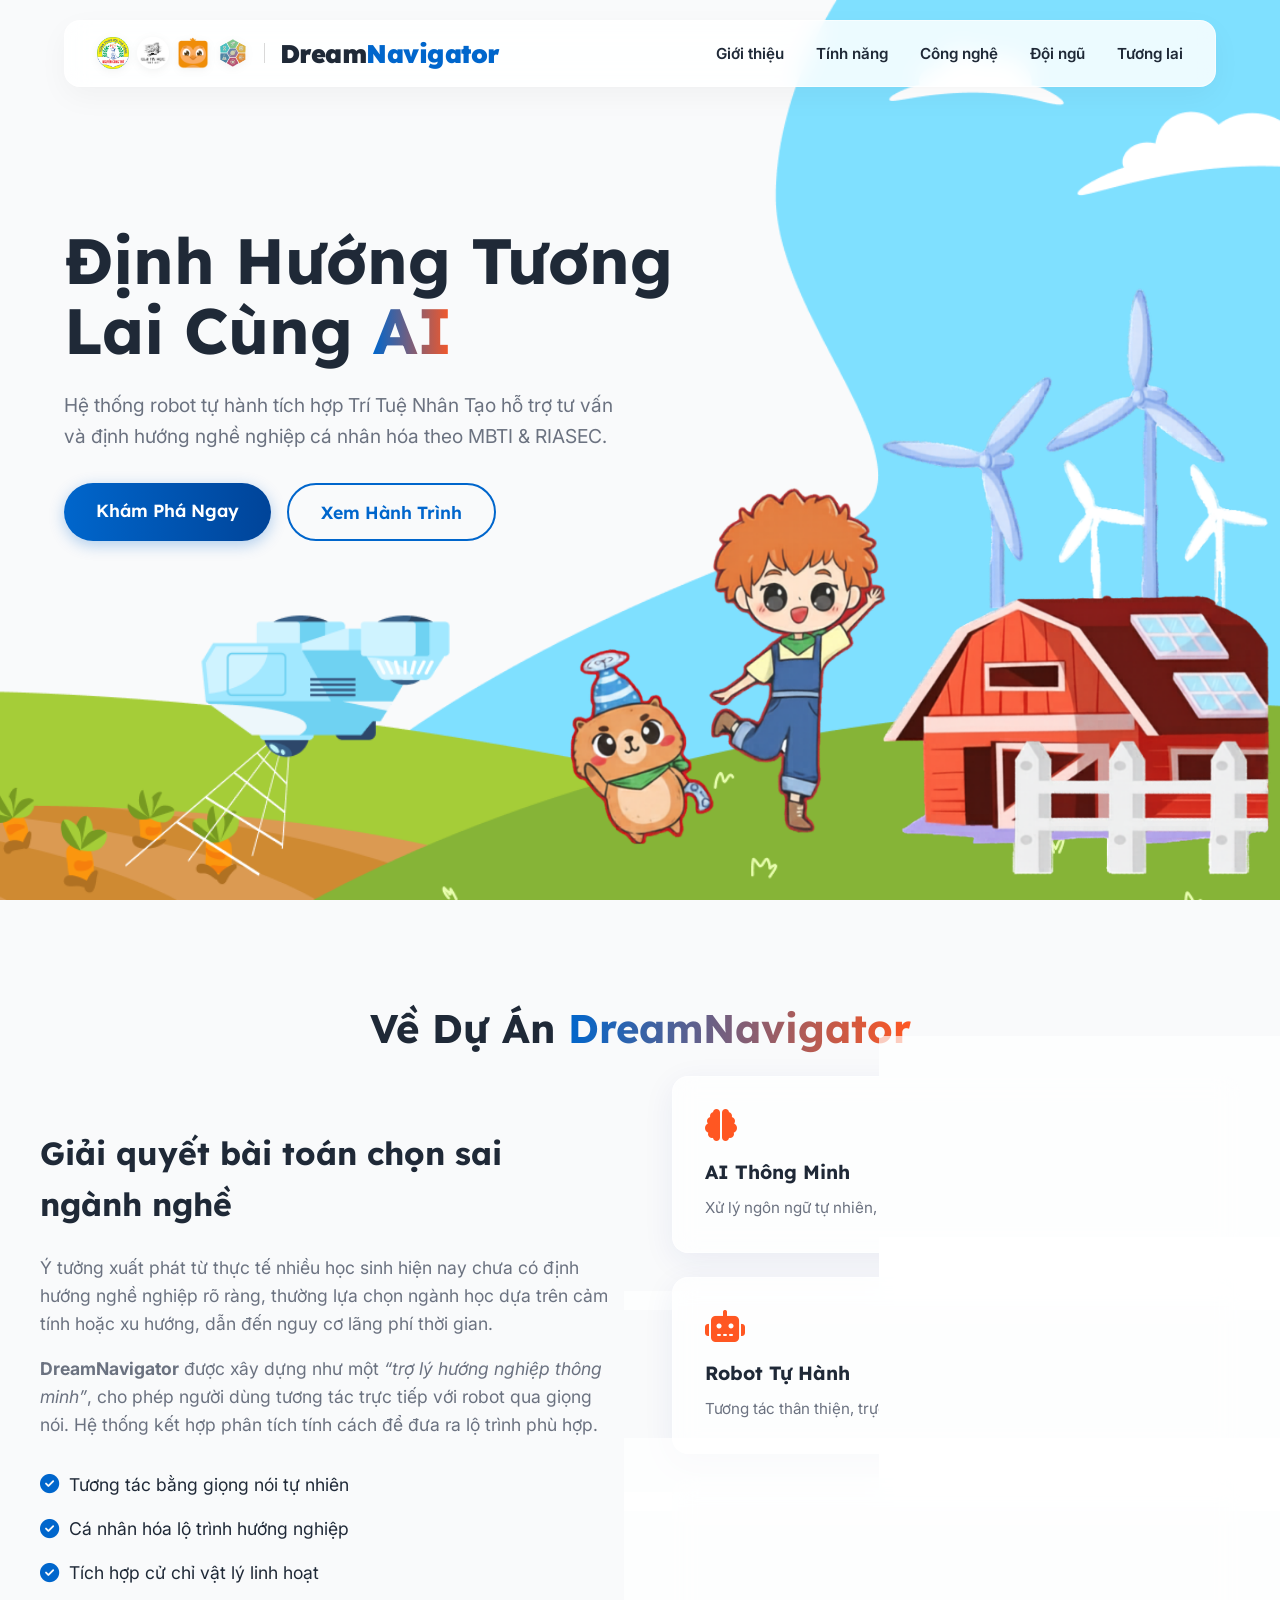
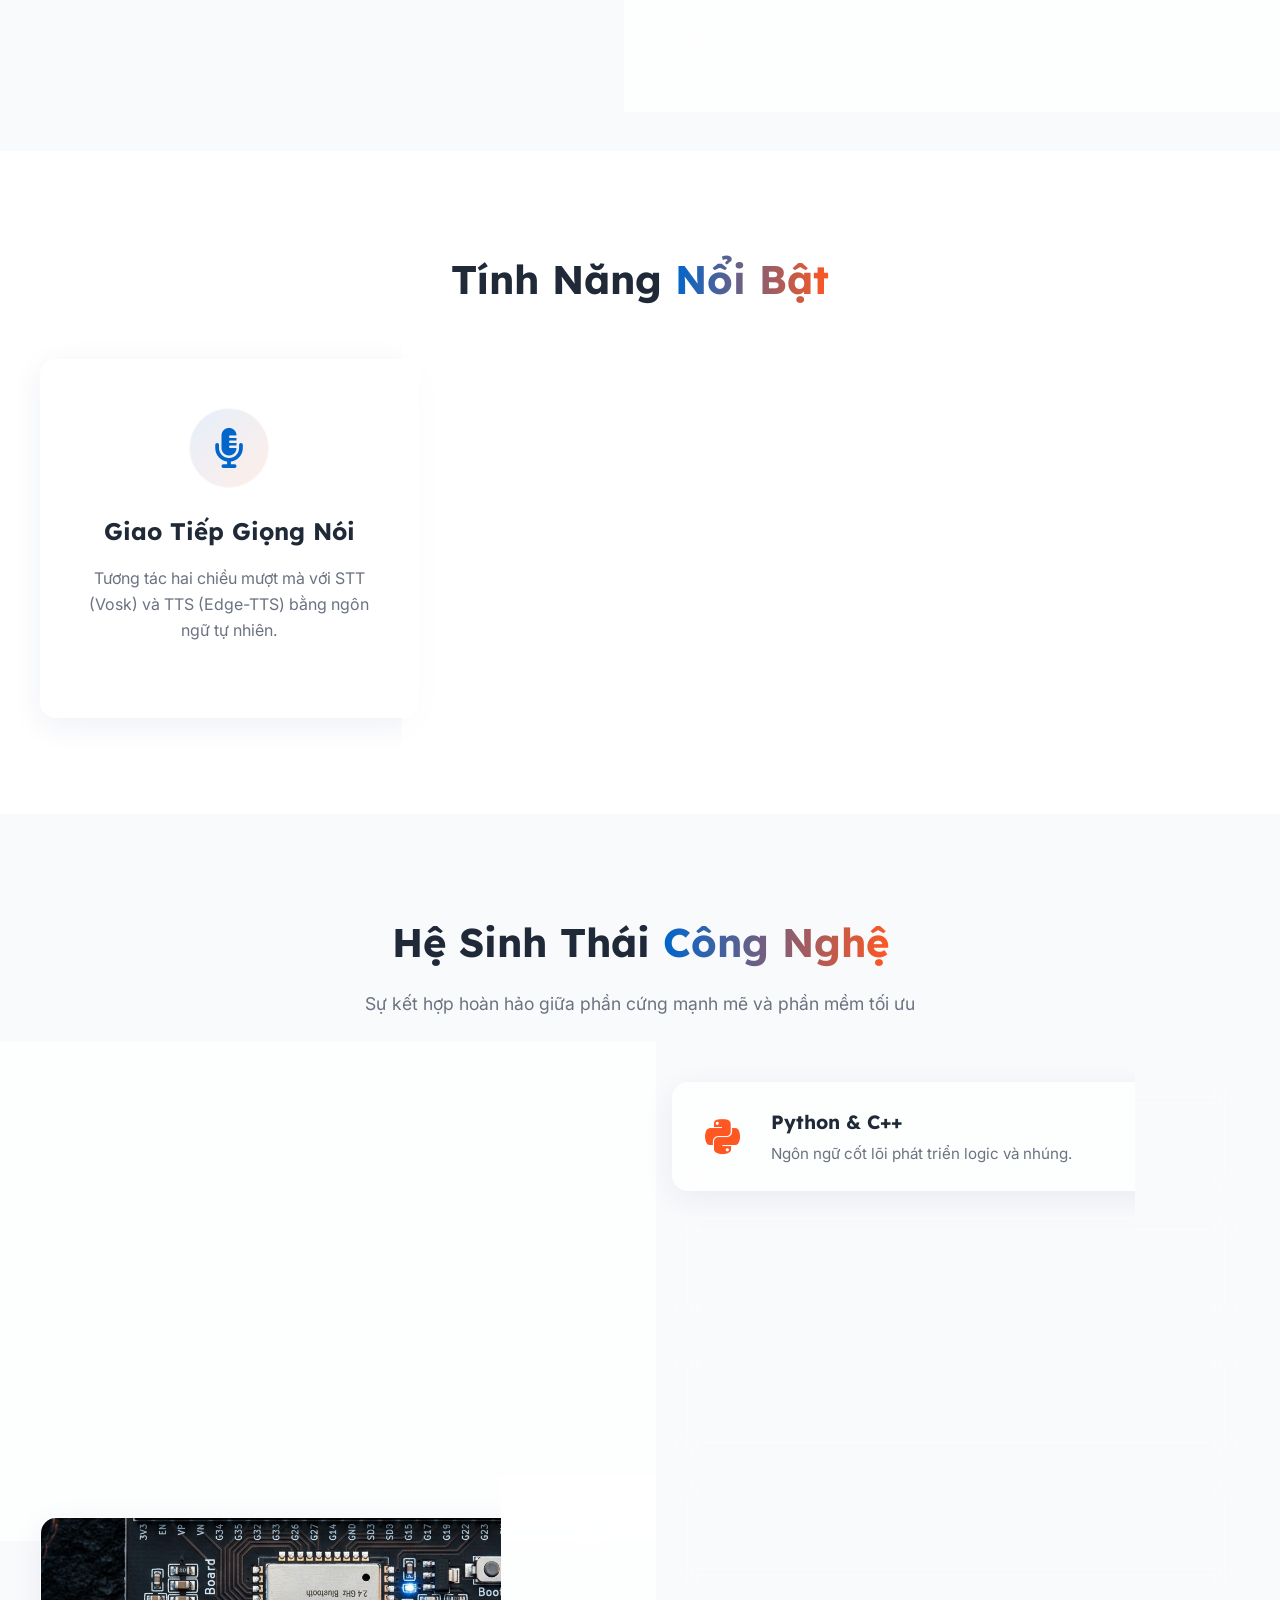
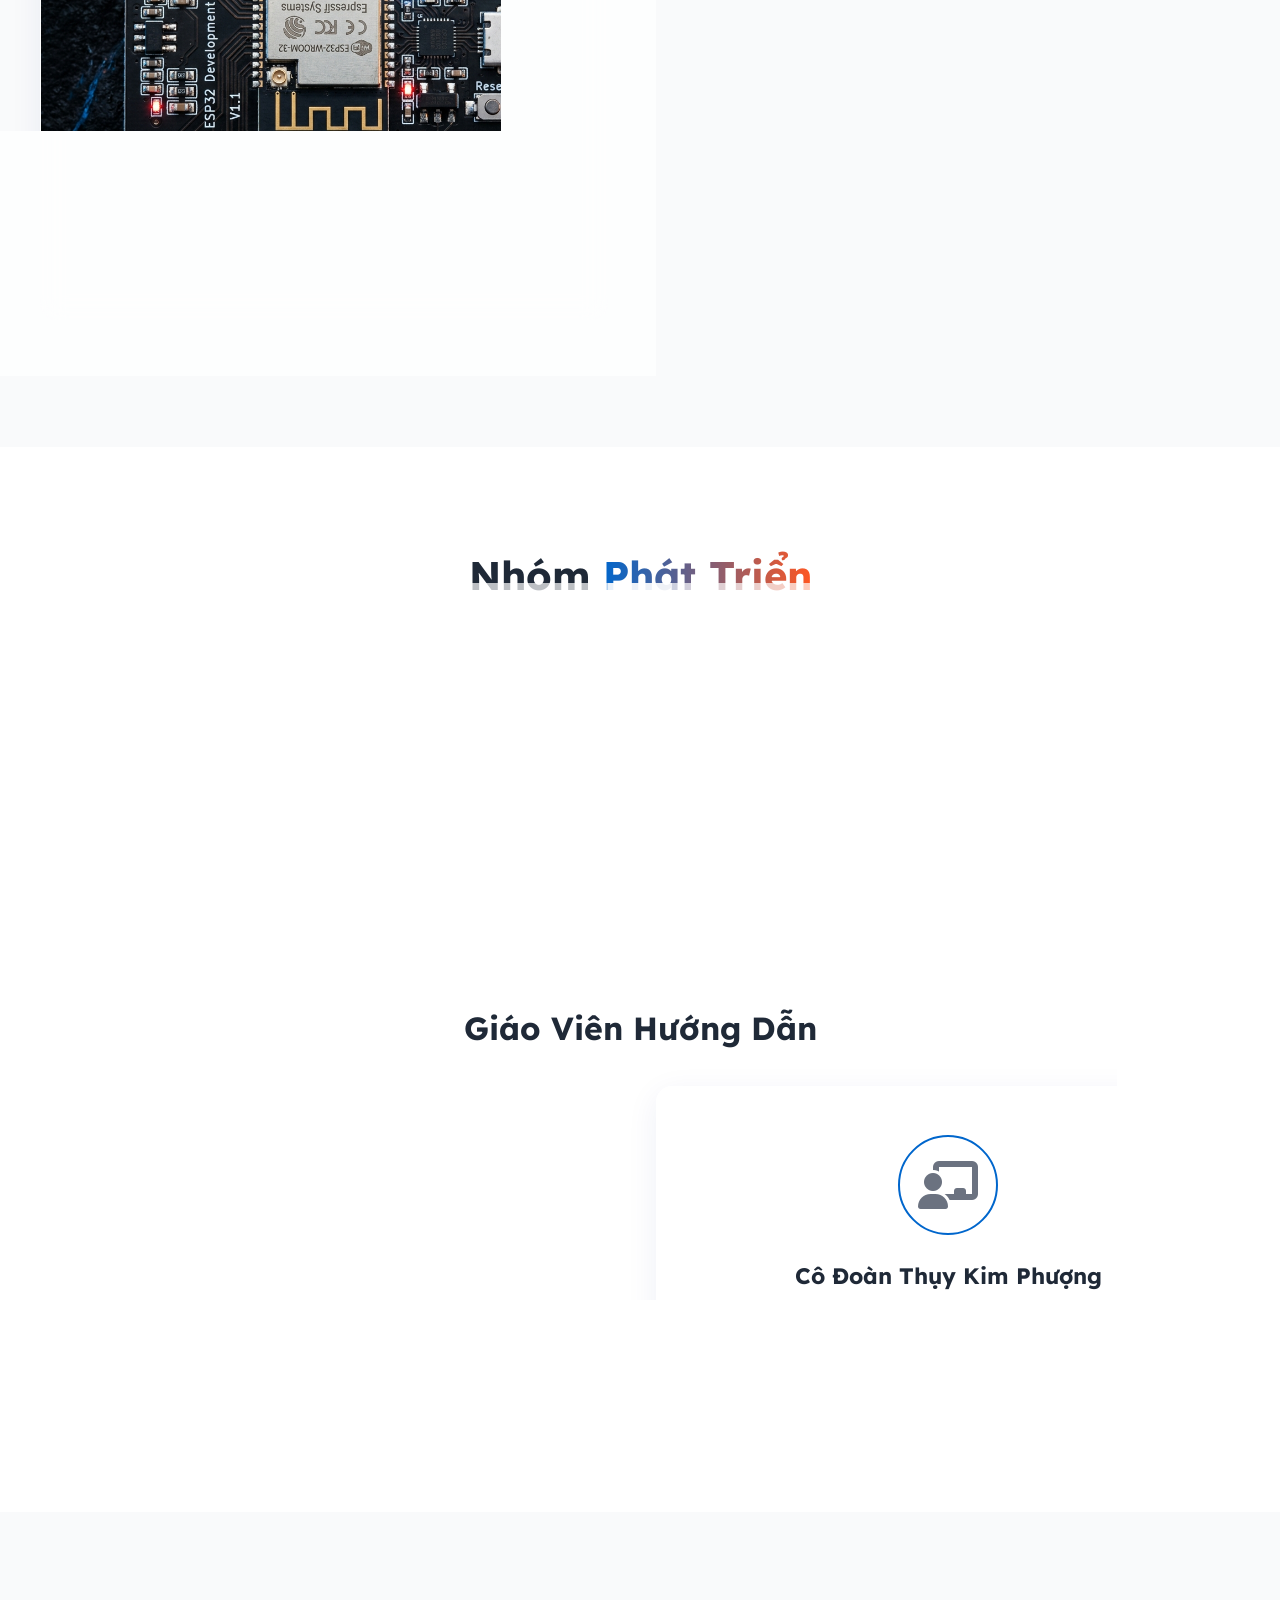
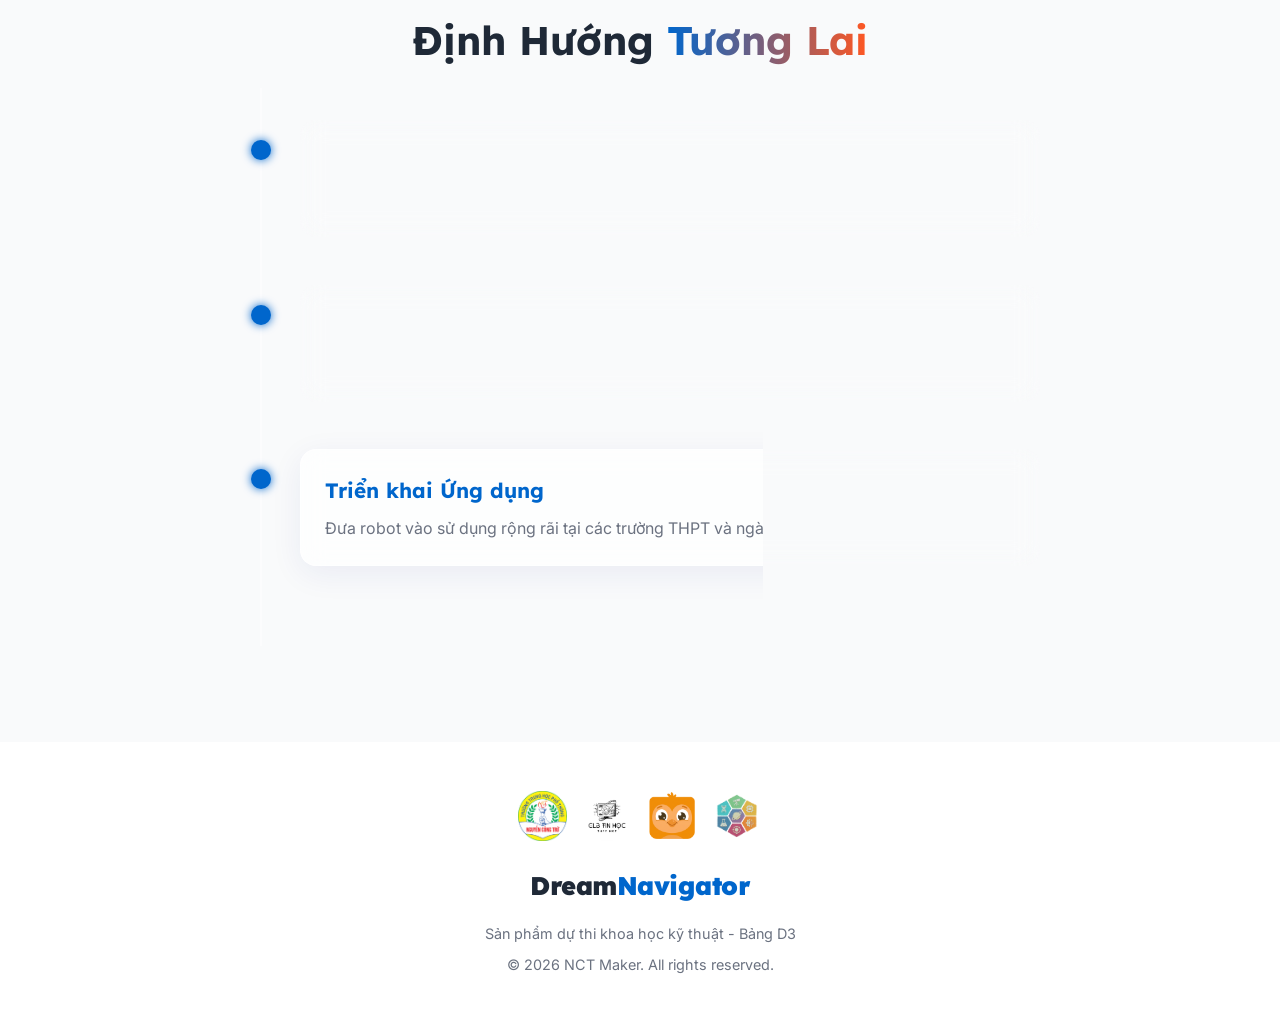
<file: index.html>
<!DOCTYPE html>
<html lang="vi">
<head>
    <meta charset="UTF-8">
    <meta name="viewport" content="width=device-width, initial-scale=1.0">
    <title>DreamNavigator - Trợ lý Hướng nghiệp Thông minh</title>
    <link rel="icon" type="image/png" href="assets/logo_maker.png">
    <meta name="description" content="Khám phá tiềm năng và định hướng tương lai cùng DreamNavigator - Trợ lý Robot AI tiên phong hỗ trợ tư vấn nghề nghiệp chuyên sâu bằng công nghệ AI, MBTI & RIASEC.">
    <meta property="og:title" content="DreamNavigator - Trợ lý Hướng nghiệp Thông minh">
    <meta property="og:description" content="Khám phá tiềm năng và định hướng tương lai cùng DreamNavigator - Trợ lý Robot AI tiên phong hỗ trợ tư vấn nghề nghiệp chuyên sâu bằng công nghệ AI, MBTI & RIASEC.">
    <meta property="og:image" content="https://dream.lemigo.xyz/assets/og_image.png">
    <meta property="og:image:width" content="1200">
    <meta property="og:image:height" content="630">
    <meta property="og:url" content="https://dream.lemigo.xyz/">
    <meta property="og:type" content="website">
    <meta name="twitter:card" content="summary_large_image">
    <link rel="canonical" href="https://dream.lemigo.xyz/">
    <link rel="apple-touch-icon" sizes="180x180" href="assets/logo_maker.png">
    <!-- Google Fonts -->
    <link href="https://fonts.googleapis.com/css2?family=Inter:wght@300;400;600;800&family=Lexend:wght@400;600;700;900&display=swap" rel="stylesheet">
    <link rel="stylesheet" href="style.css">
    <!-- FontAwesome -->
    <link rel="stylesheet" href="https://cdnjs.cloudflare.com/ajax/libs/font-awesome/6.4.0/css/all.min.css">
</head>
<body>
    <!-- Navbar -->
    <nav id="navbar">
        <div class="nav-container">
            <div class="nav-logo-group">
                <div class="partner-logos">
                    <img src="assets/logo_truong.png" alt="Logo Trường" class="nav-partner-logo">
                    <img src="assets/logo_clb_unrounded.jpg" alt="Logo CLB" class="nav-partner-logo club-logo">
                    <img src="assets/logo_lemigo.png" alt="Logo Lemigo" class="nav-partner-logo">
                    <img src="assets/logo_maker.png" alt="Logo Maker" class="nav-partner-logo">
                </div>
                <span class="logo-divider"></span>
                <h1 class="logo">Dream<span>Navigator</span></h1>
            </div>
            <ul class="nav-links">
                <li><a href="#about">Giới thiệu</a></li>
                <li><a href="#features">Tính năng</a></li>
                <li><a href="#technology">Công nghệ</a></li>
                <li><a href="#team">Đội ngũ</a></li>
                <li><a href="#future">Tương lai</a></li>
            </ul>
        </div>
    </nav>

    <!-- Hero Section -->
    <header class="hero" id="home">
        <div class="hero-content">
            <h1 class="animate-up">Định Hướng Tương Lai Cùng <span class="text-gradient">AI</span></h1>
            <p class="animate-up delay-1">Hệ thống robot tự hành tích hợp Trí Tuệ Nhân Tạo hỗ trợ tư vấn và định hướng nghề nghiệp cá nhân hóa theo MBTI & RIASEC.</p>
            <div class="hero-buttons animate-up delay-2">
                <a href="#about" class="btn btn-primary">Khám Phá Ngay</a>
                <a href="gallery.html" class="btn btn-secondary">Xem Hành Trình</a>
            </div>
        </div>
        <img src="assets/on-top-bottom-right-corner.png" alt="Overlay" style="position: absolute; bottom: 0; right: 0; height: 70%; width: auto; object-fit: contain; z-index: 2;">
    </header>

    <!-- About Section -->
    <section id="about" class="section">
        <div class="container">
            <h2 class="section-title">Về Dự Án <span class="text-gradient">DreamNavigator</span></h2>
            <div class="about-grid">
                <div class="about-text reveal-left">
                    <h3>Giải quyết bài toán chọn sai ngành nghề</h3>
                    <p>Ý tưởng xuất phát từ thực tế nhiều học sinh hiện nay chưa có định hướng nghề nghiệp rõ ràng, thường lựa chọn ngành học dựa trên cảm tính hoặc xu hướng, dẫn đến nguy cơ lãng phí thời gian.</p>
                    <p><strong>DreamNavigator</strong> được xây dựng như một <em>“trợ lý hướng nghiệp thông minh”</em>, cho phép người dùng tương tác trực tiếp với robot qua giọng nói. Hệ thống kết hợp phân tích tính cách để đưa ra lộ trình phù hợp.</p>
                    <ul class="check-list">
                        <li><i class="fa-solid fa-check-circle"></i> Tương tác bằng giọng nói tự nhiên</li>
                        <li><i class="fa-solid fa-check-circle"></i> Cá nhân hóa lộ trình hướng nghiệp</li>
                        <li><i class="fa-solid fa-check-circle"></i> Tích hợp cử chỉ vật lý linh hoạt</li>
                    </ul>
                </div>
                <div class="about-stats reveal-right">
                    <div class="stat-card glass-card">
                        <i class="fa-solid fa-brain"></i>
                        <h4>AI Thông Minh</h4>
                        <p>Xử lý ngôn ngữ tự nhiên, lập luận logic</p>
                    </div>
                    <div class="stat-card glass-card">
                        <i class="fa-solid fa-robot"></i>
                        <h4>Robot Tự Hành</h4>
                        <p>Tương tác thân thiện, trực quan</p>
                    </div>
                    <div class="stat-card glass-card">
                        <i class="fa-solid fa-chart-pie"></i>
                        <h4>MBTI & RIASEC</h4>
                        <p>Chuẩn hóa dữ liệu tính cách</p>
                    </div>
                </div>
            </div>
        </div>
    </section>

    <!-- Features Section -->
    <section id="features" class="section bg-dark">
        <div class="container">
            <h2 class="section-title">Tính Năng <span class="text-gradient">Nổi Bật</span></h2>
            <div class="features-grid">
                <div class="feature-card glass-card reveal-up">
                    <div class="icon-wrapper"><i class="fa-solid fa-microphone-lines"></i></div>
                    <h3>Giao Tiếp Giọng Nói</h3>
                    <p>Tương tác hai chiều mượt mà với STT (Vosk) và TTS (Edge-TTS) bằng ngôn ngữ tự nhiên.</p>
                </div>
                <div class="feature-card glass-card reveal-up delay-1">
                    <div class="icon-wrapper"><i class="fa-solid fa-id-card"></i></div>
                    <h3>Cá Nhân Hóa</h3>
                    <p>Phân tích đặc điểm dựa trên bài test tính cách và dữ liệu hội thoại thực tế của người dùng.</p>
                </div>
                <div class="feature-card glass-card reveal-up delay-2">
                    <div class="icon-wrapper"><i class="fa-solid fa-robot"></i></div>
                    <h3>Cử Chỉ & Cảm Xúc</h3>
                    <p>Robot tích hợp màn hình LCD hiển thị biểu cảm và cánh tay servo MG90S để tạo cử chỉ sinh động, mang lại tương tác thân thiện.</p>
                </div>
            </div>
        </div>
    </section>

    <!-- Technology Section -->
    <section id="technology" class="section">
        <div class="container">
            <h2 class="section-title">Hệ Sinh Thái <span class="text-gradient">Công Nghệ</span></h2>
            <p class="section-subtitle">Sự kết hợp hoàn hảo giữa phần cứng mạnh mẽ và phần mềm tối ưu</p>
            
            <div class="tech-grid">
                <div class="tech-hardware reveal-left">
                    <div class="hardware-card glass-card">
                        <img src="assets/images/raspberry_pi_4.png" alt="Raspberry Pi 4B">
                        <div class="hardware-info">
                            <h3>Raspberry Pi 4B</h3>
                            <p>Bộ não trung tâm xử lý AI và điều khiển hệ thống trên nền tảng Linux (Raspberry Pi OS).</p>
                        </div>
                    </div>
                    <div class="hardware-card glass-card">
                        <img src="assets/images/esp32_board.png" alt="ESP32 Board">
                        <div class="hardware-info">
                            <h3>ESP32 & Arduino</h3>
                            <p>Mạch điều khiển ngoại vi, kết nối bluetooth, điều khiển cánh tay Servo chính xác.</p>
                        </div>
                    </div>
                </div>
                <div class="tech-software reveal-right">
                    <div class="software-list">
                        <div class="software-item glass-card">
                            <i class="fa-brands fa-python"></i>
                            <div>
                                <h4>Python & C++</h4>
                                <p>Ngôn ngữ cốt lõi phát triển logic và nhúng.</p>
                            </div>
                        </div>
                        <div class="software-item glass-card">
                            <i class="fa-solid fa-microchip"></i>
                            <div>
                                <h4>LLaMA 32B (GGUF)</h4>
                                <p>Mô hình ngôn ngữ lớn chạy cục bộ.</p>
                            </div>
                        </div>
                        <div class="software-item glass-card">
                            <i class="fa-solid fa-eye"></i>
                            <div>
                                <h4>OpenCV</h4>
                                <p>Xử lý hình ảnh và nhận diện khuôn mặt qua Camera.</p>
                            </div>
                        </div>
                        <div class="software-item glass-card">
                            <i class="fa-solid fa-cloud"></i>
                            <div>
                                <h4>Cloudflare Tunnel</h4>
                                <p>Kết nối an toàn cho hệ thống và nâng cấp AI.</p>
                            </div>
                        </div>
                    </div>
                </div>
            </div>
        </div>
    </section>

    <!-- Team Section -->
    <section id="team" class="section bg-dark">
        <div class="container">
            <h2 class="section-title">Nhóm <span class="text-gradient">Phát Triển</span></h2>
            
            <div class="team-grid">
                <!-- Học sinh -->
                <div class="team-member glass-card reveal-up">
                    <div class="member-avatar"><i class="fa-solid fa-user-astronaut"></i></div>
                    <h3>Nguyễn Võ Nguyên</h3>
                    <p class="role">Nhóm trưởng - Lớp 11A1</p>
                </div>
                <div class="team-member glass-card reveal-up delay-1">
                    <div class="member-avatar"><i class="fa-solid fa-user-astronaut"></i></div>
                    <h3>Lê Nguyễn Huy Khan</h3>
                    <p class="role">Thành viên - Lớp 11C9</p>
                </div>
            </div>

            <h3 class="teachers-title reveal-up">Giáo Viên Hướng Dẫn</h3>
            <div class="team-grid teachers-grid">
                <div class="team-member glass-card reveal-up">
                    <div class="member-avatar"><i class="fa-solid fa-chalkboard-user"></i></div>
                    <h3>Thầy Trần Minh Phụng</h3>
                </div>
                <div class="team-member glass-card reveal-up delay-1">
                    <div class="member-avatar"><i class="fa-solid fa-chalkboard-user"></i></div>
                    <h3>Cô Đoàn Thụy Kim Phượng</h3>
                </div>
            </div>
        </div>
    </section>

    <!-- Future Section -->
    <section id="future" class="section">
        <div class="container">
            <h2 class="section-title">Định Hướng <span class="text-gradient">Tương Lai</span></h2>
            <div class="timeline">
                <div class="timeline-item reveal-up">
                    <div class="timeline-dot"></div>
                    <div class="timeline-content glass-card">
                        <h3>Nâng cấp AI</h3>
                        <p>Tối ưu mô hình chuyên biệt cho hướng nghiệp, tăng cường tốc độ phản hồi.</p>
                    </div>
                </div>
                <div class="timeline-item reveal-up">
                    <div class="timeline-dot"></div>
                    <div class="timeline-content glass-card">
                        <h3>Mở rộng Dữ liệu</h3>
                        <p>Tích hợp API thị trường lao động, dữ liệu tuyển sinh từ các trường Đại học.</p>
                    </div>
                </div>
                <div class="timeline-item reveal-up">
                    <div class="timeline-dot"></div>
                    <div class="timeline-content glass-card">
                        <h3>Triển khai Ứng dụng</h3>
                        <p>Đưa robot vào sử dụng rộng rãi tại các trường THPT và ngày hội tuyển sinh.</p>
                    </div>
                </div>
            </div>
        </div>
    </section>

    <!-- Footer -->
    <footer>
        <div class="footer-content">
            <div style="display: flex; justify-content: center; gap: 15px; margin-bottom: 1.5rem; flex-wrap: wrap; align-items: center;">
                <img src="assets/logo_truong.png" alt="Logo Trường" style="height: 50px; object-fit: contain;">
                <img src="assets/logo_clb_unrounded.jpg" alt="Logo CLB" style="height: 50px; object-fit: contain; border-radius: 50%;">
                <img src="assets/logo_lemigo.png" alt="Logo Lemigo" style="height: 50px; object-fit: contain;">
                <img src="assets/logo_maker.png" alt="Logo Maker" style="height: 50px; object-fit: contain;">
            </div>
            <h2 class="logo">Dream<span>Navigator</span></h2>
            <p>Sản phẩm dự thi khoa học kỹ thuật - Bảng D3</p>
            <p>&copy; 2026 NCT Maker. All rights reserved.</p>
        </div>
    </footer>

    <script src="script.js"></script>
</body>
</html>
</file>
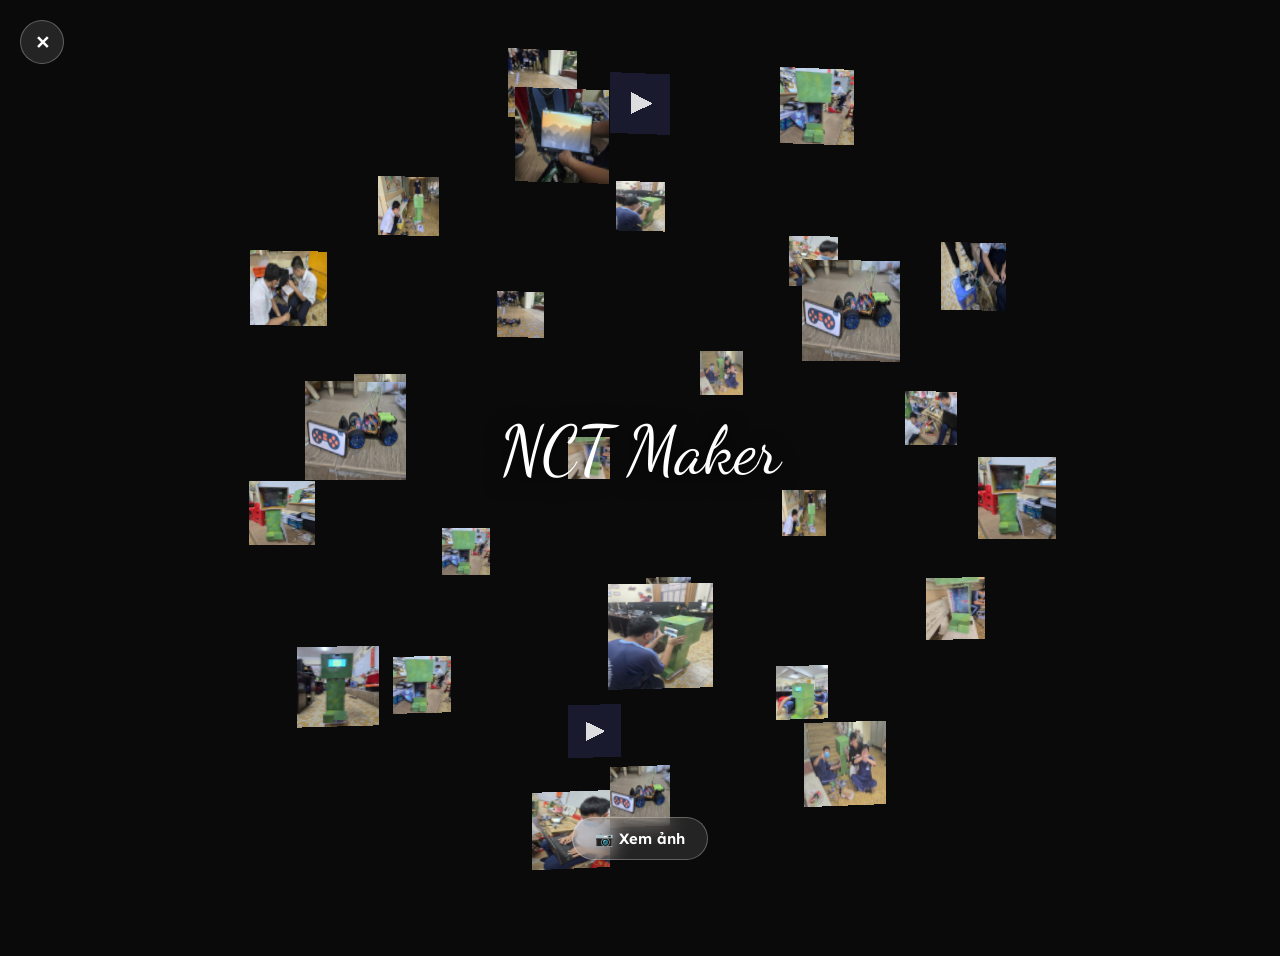
<file: gallery.html>
<!DOCTYPE html>
<html lang="vi">
<head>
  <meta charset="UTF-8">
  <meta name="viewport" content="width=device-width, initial-scale=1.0">
  <title>Hình Ảnh Làm Việc – DreamNavigator</title>
  <link rel="icon" type="image/png" href="assets/logo_maker.png">
  <link rel="preconnect" href="https://fonts.googleapis.com">
  <meta name="description" content="Khám phá bộ sưu tập hình ảnh quá trình làm việc và phát triển robot Dream Navigator của đội ngũ NCT Maker.">
  <meta property="og:title" content="Hình Ảnh Làm Việc – DreamNavigator">
  <meta property="og:description" content="Khám phá bộ sưu tập hình ảnh quá trình làm việc và phát triển robot Dream Navigator của đội ngũ NCT Maker.">
  <meta property="og:image" content="https://dream.lemigo.xyz/assets/og_image.png">
  <meta property="og:image:width" content="1200">
  <meta property="og:image:height" content="630">
  <meta property="og:url" content="https://dream.lemigo.xyz/gallery">
  <meta property="og:type" content="website">
  <meta name="twitter:card" content="summary_large_image">
  <link rel="canonical" href="https://dream.lemigo.xyz/gallery">
  <link rel="apple-touch-icon" sizes="180x180" href="assets/logo_maker.png">
  <link href="https://fonts.googleapis.com/css2?family=Dancing+Script:wght@600&family=Lexend:wght@400;600&display=swap" rel="stylesheet">
  <!-- Three.js LOCAL (no CDN) -->
  <script src="three.min.js"></script>
  <style>
    * { margin: 0; padding: 0; box-sizing: border-box; }
    body { background:#0a0a0a; overflow:hidden; font-family:'Lexend',sans-serif; color:#fff; }
    #canvas-container { position:fixed; inset:0; }

    /* Loading */
    #loading-screen {
      position:fixed; inset:0; z-index:100; background:#0a0a0a;
      display:flex; flex-direction:column; align-items:center; justify-content:center; gap:26px;
      transition:opacity .8s ease;
    }
    #loading-screen.fade-out { opacity:0; pointer-events:none; }
    .spinner { width:70px; height:70px; border-radius:50%; border:3px solid rgba(255,255,255,.1); border-top-color:#3b82f6; animation:spin 1s linear infinite; }
    @keyframes spin { to { transform:rotate(360deg); } }
    .loading-title { font-family:'Dancing Script',cursive; font-size:clamp(1.4rem,4vw,2.2rem); color:#fff; text-align:center; }
    .loading-sub { color:rgba(255,255,255,.4); font-size:.87rem; text-align:center; margin-top:5px; }
    .progress-bar-wrap { width:200px; height:4px; border-radius:4px; background:rgba(255,255,255,.08); overflow:hidden; }
    #progress-fill { height:100%; width:0%; background:linear-gradient(90deg,#3b82f6,#60a5fa); border-radius:4px; transition:width .3s ease; }
    #progress-text { color:rgba(255,255,255,.3); font-size:.72rem; }

    /* Buttons */
    .btn-glass {
      padding:11px 22px; font-size:.93rem; font-family:'Lexend',sans-serif; font-weight:600;
      background:rgba(255,255,255,.11); color:#fff; border:1px solid rgba(255,255,255,.28);
      border-radius:30px; cursor:pointer; backdrop-filter:blur(10px);
      transition:background .3s,transform .3s; position:absolute; z-index:10;
    }
    .btn-glass:hover { background:rgba(255,255,255,.2); transform:scale(1.05); }
    .btn-circle { width:46px; height:46px; padding:0; border-radius:50%; font-size:1.45rem; display:flex; align-items:center; justify-content:center; }

    #btn-back { top:20px; left:20px; width:44px; height:44px; padding:0; border-radius:50%; font-size:1.1rem; display:flex; align-items:center; justify-content:center; text-decoration:none; color:#fff; opacity:0; transition:opacity .5s; }

    #gallery-title {
      position:fixed; top:50%; left:50%; transform:translate(-50%,-50%);
      font-family:'Dancing Script',cursive; font-size:clamp(2rem,6vw,4.2rem);
      color:#fff; text-shadow:0 4px 20px rgba(0,0,0,.9); white-space:nowrap;
      pointer-events:none; text-align:center; z-index:5;
      transition:all .8s cubic-bezier(.25,1,.5,1);
    }

    #btn-view { bottom:40px; left:50%; transform:translateX(-50%); opacity:0; transition:opacity .5s,transform .5s; }
    #btn-prev { left:20px; top:50%; transform:translateY(-50%) scale(0); opacity:0; transition:opacity .4s,transform .4s; }
    #btn-next { right:20px; top:50%; transform:translateY(-50%) scale(0); opacity:0; transition:opacity .4s,transform .4s; }
    #btn-sphere { bottom:40px; right:40px; transform:translateY(100px) scale(.8); opacity:0; transition:opacity .4s,transform .4s; }

    /* Lightbox */
    #lightbox { position:fixed; inset:0; z-index:200; background:rgba(0,0,0,.93); display:none; align-items:center; justify-content:center; flex-direction:column; gap:16px; }
    #lightbox.active { display:flex; }
    #lb-media img, #lb-media video { max-width:90vw; max-height:80vh; border-radius:12px; object-fit:contain; box-shadow:0 20px 60px rgba(0,0,0,.8); }
    #btn-close-lb { position:fixed; top:20px; right:20px; z-index:210; width:44px; height:44px; padding:0; border-radius:50%; font-size:1.2rem; }
    #lb-prev { position:fixed; left:20px; top:50%; transform:translateY(-50%); z-index:210; }
    #lb-next { position:fixed; right:20px; top:50%; transform:translateY(-50%); z-index:210; }
    .lb-caption { font-size:.82rem; color:rgba(255,255,255,.45); letter-spacing:.05em; }
  </style>
</head>
<body>

<div id="loading-screen">
  <div class="spinner"></div>
  <div>
    <p class="loading-title">Hình Ảnh Làm Việc</p>
    <p class="loading-sub">Đang tải ảnh...</p>
  </div>
  <div class="progress-bar-wrap"><div id="progress-fill"></div></div>
  <p id="progress-text">0%</p>
</div>

<div id="canvas-container"></div>

<a href="index.html" class="btn-glass btn-circle" id="btn-back">✕</a>
<div id="gallery-title">NCT Maker</div>
<button class="btn-glass" id="btn-view">📷 Xem ảnh</button>
<button class="btn-glass btn-circle" id="btn-prev">‹</button>
<button class="btn-glass btn-circle" id="btn-next">›</button>
<button class="btn-glass" id="btn-sphere">↩ Trở lại khối cầu</button>

<div id="lightbox">
  <button class="btn-glass btn-circle" id="btn-close-lb">✕</button>
  <button class="btn-glass btn-circle" id="lb-prev">‹</button>
  <button class="btn-glass btn-circle" id="lb-next">›</button>
  <div id="lb-media"></div>
  <p class="lb-caption" id="lb-caption"></p>
</div>

<script>
// ══════════════════════════════════════════════
// Minimal OrbitControls (no external dependency)
// ══════════════════════════════════════════════
function SimpleOrbitControls(camera, domElement) {
  this.camera = camera;
  this.domElement = domElement;
  this.enableZoom = true;
  this.enablePan = false;
  this.minDistance = 200;
  this.maxDistance = 1200;
  this.target = new THREE.Vector3();

  var _this = this;
  var isDragging = false;
  var lastX = 0, lastY = 0;
  var spherical = new THREE.Spherical().setFromVector3(
    camera.position.clone().sub(this.target)
  );

  domElement.addEventListener('mousedown', function(e) {
    isDragging = true; lastX = e.clientX; lastY = e.clientY;
  });
  window.addEventListener('mouseup', function() { isDragging = false; });
  window.addEventListener('mousemove', function(e) {
    if (!isDragging) return;
    var dx = e.clientX - lastX;
    var dy = e.clientY - lastY;
    lastX = e.clientX; lastY = e.clientY;
    spherical.theta -= dx * 0.005;
    spherical.phi   -= dy * 0.005;
    spherical.phi = Math.max(0.05, Math.min(Math.PI - 0.05, spherical.phi));
    _this.update();
  });
  domElement.addEventListener('wheel', function(e) {
    if (!_this.enableZoom) return;
    e.preventDefault();
    spherical.radius *= (1 + e.deltaY * 0.001);
    spherical.radius = Math.max(_this.minDistance, Math.min(_this.maxDistance, spherical.radius));
    _this.update();
  }, { passive: false });

  // Touch support
  var lastTouchDist = null;
  var lastTouch = null;
  domElement.addEventListener('touchstart', function(e) {
    if (e.touches.length === 1) { lastTouch = { x: e.touches[0].clientX, y: e.touches[0].clientY }; }
    if (e.touches.length === 2) { lastTouchDist = Math.hypot(e.touches[0].clientX - e.touches[1].clientX, e.touches[0].clientY - e.touches[1].clientY); }
  }, { passive: true });
  domElement.addEventListener('touchmove', function(e) {
    if (e.touches.length === 1 && lastTouch) {
      var dx = e.touches[0].clientX - lastTouch.x;
      var dy = e.touches[0].clientY - lastTouch.y;
      lastTouch = { x: e.touches[0].clientX, y: e.touches[0].clientY };
      spherical.theta -= dx * 0.005;
      spherical.phi   -= dy * 0.005;
      spherical.phi = Math.max(0.05, Math.min(Math.PI - 0.05, spherical.phi));
      _this.update();
    }
    if (e.touches.length === 2 && lastTouchDist !== null) {
      var dist = Math.hypot(e.touches[0].clientX - e.touches[1].clientX, e.touches[0].clientY - e.touches[1].clientY);
      spherical.radius *= lastTouchDist / dist;
      spherical.radius = Math.max(_this.minDistance, Math.min(_this.maxDistance, spherical.radius));
      lastTouchDist = dist;
      _this.update();
    }
  }, { passive: true });

  this._spherical = spherical;

  this.update = function() {
    var offset = new THREE.Vector3().setFromSpherical(spherical);
    camera.position.copy(_this.target).add(offset);
    camera.lookAt(_this.target);
  };
  this.update();
}

// ══════════════════════════════════════════════
// 1. Asset list
// ══════════════════════════════════════════════
var RAW_ASSETS = [
  "gallery/assets/110734541457780199417.jpg",
  "gallery/assets/122db6a65c5ad2048b4b15.jpg",
  "gallery/assets/122db6a65c5ad2048b4b5.jpg",
  "gallery/assets/21999761284175575414.jpg",
  "gallery/assets/2335072306866799150.jpg",
  "gallery/assets/247186644849574296912.jpg",
  "gallery/assets/2aoboqzad1io7ose77mau95gle8nzndtr7ohzjxc1.jpg",
  "gallery/assets/2aoboqzad1lkzrv4rguunqpvjzvehgzqabyie0hs3.jpg",
  "gallery/assets/2aoboqzad1q91sxxewojlaztjf5ypv0dkrroeeo44.jpg",
  "gallery/assets/2aoboqzad1xdeonwnbknzyy3odvmitahal2rkzrg2.jpg",
  "gallery/assets/36676531097259936828.jpg",
  "gallery/assets/38185309530113249283.jpg",
  "gallery/assets/38185309530113249287.jpg",
  "gallery/assets/3a09ac3522c9ac97f5d86.jpg",
  "gallery/assets/460254440877661086610.jpg",
  "gallery/assets/46025444087766108669.jpg",
  "gallery/assets/51088143115539397813.jpg",
  "gallery/assets/5b710ccf80330e6d57221.jpg",
  "gallery/assets/6364ae892175af2bf664.jpg",
  "gallery/assets/6b6eefcc6330ed6eb4212.jpg",
  "gallery/assets/894520501217386613.jpg",
  "gallery/assets/pWF2AmF0GwAAAZzI7oMmYWYAYXUCYXMaAGGAfQ (1).mp4",
  "gallery/assets/pWF2AmF0GwAAAZzJJTJSYWYAYXUCYXMaABN5Mg (1).mp4",
  "gallery/assets/pwf2amf0gwaaazzi757cywyayxucyxmaactpuq11.mp4",
  "gallery/assets/pwf2amf0gwaaazzi7qpiywyayxucyxmaaeeuqw16.mp4",
  "gallery/assets/pwf2amf0gwaaazzi7qpiywyayxucyxmaaeeuqw4.mp4",
];

function isVideoUrl(u) { return /\.(mp4|webm|mov|mkv)$/i.test(u); }

// ══════════════════════════════════════════════
// 2. Fibonacci sphere nodes
// ══════════════════════════════════════════════
var TARGET_NODES = 30;
var phi_g = Math.PI * (3 - Math.sqrt(5));
var SPHERE_R = 200;

var assetPaths = [], last = null;
for (var _i = 0; _i < TARGET_NODES; _i++) {
  var pool = RAW_ASSETS.length > 1 ? RAW_ASSETS.filter(function(u){ return u !== last; }) : RAW_ASSETS;
  var pick = pool[Math.floor(Math.random() * pool.length)];
  assetPaths.push(pick); last = pick;
}

var nodes = assetPaths.map(function(url, i) {
  var y = 1 - (i / (TARGET_NODES - 1)) * 2;
  var r = Math.sqrt(1 - y * y);
  var theta = phi_g * i;
  return { id: i, url: url, isVideo: isVideoUrl(url),
    x: Math.cos(theta) * r * SPHERE_R, y: y * SPHERE_R, z: Math.sin(theta) * r * SPHERE_R };
});

// ══════════════════════════════════════════════
// 3. Three.js scene
// ══════════════════════════════════════════════
var container = document.getElementById('canvas-container');
var renderer = new THREE.WebGLRenderer({ antialias: false });
renderer.setPixelRatio(Math.min(window.devicePixelRatio, 1.5));
renderer.setSize(window.innerWidth, window.innerHeight);
container.appendChild(renderer.domElement);

var scene = new THREE.Scene();
scene.background = new THREE.Color(0x0a0a0a);

var camera = new THREE.PerspectiveCamera(60, window.innerWidth / window.innerHeight, 0.1, 10000);
camera.position.set(0, 0, 450);

var controls = new SimpleOrbitControls(camera, renderer.domElement);
controls.minDistance = 200;
controls.maxDistance = 1200;

scene.add(new THREE.AmbientLight(0xffffff, 2.5));

// ══════════════════════════════════════════════
// 4. Texture loading (no crossOrigin)
// ══════════════════════════════════════════════
var textureCache = {};
var thumbH = 35;

function getOrLoadTexture(url) {
  if (textureCache[url]) return textureCache[url];
  var tex = new THREE.Texture();
  tex.userData = {};
  textureCache[url] = tex;
  var img = new Image();
  img.onload = function() {
    var MAX = 512, w = img.width, h = img.height;
    if (w > MAX || h > MAX) { var ratio = Math.min(MAX/w, MAX/h); w = Math.round(w*ratio); h = Math.round(h*ratio); }
    var cv = document.createElement('canvas'); cv.width = w; cv.height = h;
    cv.getContext('2d').drawImage(img, 0, 0, w, h);
    tex.image = cv; tex.colorSpace = THREE.SRGBColorSpace; tex.needsUpdate = true;
    tex.userData = { width: img.width, height: img.height };
  };
  img.src = url;
  return tex;
}

// Play icon geometry
var playShape = new THREE.Shape(), ps = thumbH * 0.3;
playShape.moveTo(-ps*.5,-ps*.6); playShape.lineTo(-ps*.5,ps*.6); playShape.lineTo(ps*.7,0); playShape.closePath();
var playGeo = new THREE.ShapeGeometry(playShape);

var sphereGroup = new THREE.Group();
scene.add(sphereGroup);

// ══════════════════════════════════════════════
// 5. Build meshes
// ══════════════════════════════════════════════
var meshNodes = nodes.map(function(node) {
  var planeGeo = new THREE.PlaneGeometry(1,1);
  var group = new THREE.Group();
  group.position.set(node.x, node.y, node.z);

  if (node.isVideo) {
    var mat = new THREE.MeshBasicMaterial({ color:0x1a1a2e, transparent:true, opacity:1 });
    var mesh = new THREE.Mesh(planeGeo, mat); mesh.scale.set(thumbH, thumbH, 1);
    var playMat = new THREE.MeshBasicMaterial({ color:0xffffff, transparent:true, opacity:.85, side:THREE.DoubleSide });
    var playMesh = new THREE.Mesh(playGeo, playMat); playMesh.position.z = .5;
    group.add(mesh); group.add(playMesh);
    group.userData = { nodeId:node.id, mesh:mesh, mat:mat, isVideo:true, aspect:1 };
  } else {
    var tex = getOrLoadTexture(node.url);
    var mat = new THREE.MeshBasicMaterial({ map:tex, transparent:true, opacity:0 });
    var mesh = new THREE.Mesh(planeGeo, mat); mesh.scale.set(thumbH, thumbH, 1);
    group.add(mesh);
    group.userData = { nodeId:node.id, mesh:mesh, mat:mat, tex:tex, isVideo:false, aspect:1 };
  }

  sphereGroup.add(group);
  return group;
});

// ══════════════════════════════════════════════
// 6. State & UI
// ══════════════════════════════════════════════
var targetNodeId = null, appReady = false;

function setTarget(id) {
  if (id === targetNodeId) id = null;
  targetNodeId = id;
  controls.enableZoom = (id === null);
  updateUI();
}

var elTitle  = document.getElementById('gallery-title');
var elView   = document.getElementById('btn-view');
var elPrev   = document.getElementById('btn-prev');
var elNext   = document.getElementById('btn-next');
var elSphere = document.getElementById('btn-sphere');
var elBack   = document.getElementById('btn-back');

function updateUI() {
  var has = targetNodeId !== null;
  elTitle.style.opacity = (has || !appReady) ? '0' : '1';
  elTitle.style.transform = has ? 'translate(-50%,-50%) scale(.55)' : 'translate(-50%,-50%)';
  elView.style.opacity = (!has && appReady) ? '1' : '0';
  elView.style.transform = !has ? 'translateX(-50%) translateY(0)' : 'translateX(-50%) translateY(80px)';
  elPrev.style.opacity = has ? '1' : '0';
  elPrev.style.transform = has ? 'translateY(-50%) scale(1)' : 'translateY(-50%) scale(0)';
  elNext.style.opacity = has ? '1' : '0';
  elNext.style.transform = has ? 'translateY(-50%) scale(1)' : 'translateY(-50%) scale(0)';
  elSphere.style.opacity = has ? '1' : '0';
  elSphere.style.transform = has ? 'translateY(0) scale(1)' : 'translateY(100px) scale(.8)';
  elBack.style.opacity = appReady ? '1' : '0';
}
updateUI();

// ══════════════════════════════════════════════
// 7. Lightbox
// ══════════════════════════════════════════════
var lightboxIdx = 0;
var lightbox = document.getElementById('lightbox');
var lbMedia  = document.getElementById('lb-media');
var lbCap    = document.getElementById('lb-caption');

function openLightbox(idx) {
  lightboxIdx = ((idx % nodes.length) + nodes.length) % nodes.length;
  var node = nodes[lightboxIdx];
  lbMedia.innerHTML = '';
  if (node.isVideo) {
    var vid = document.createElement('video');
    vid.src = node.url; vid.controls = true; vid.autoplay = true; vid.loop = true;
    lbMedia.appendChild(vid);
  } else {
    var img = document.createElement('img');
    img.src = node.url; img.alt = 'Ảnh ' + (lightboxIdx+1);
    lbMedia.appendChild(img);
  }
  lbCap.textContent = (lightboxIdx+1) + ' / ' + nodes.length + ' — ' + (node.isVideo ? '🎬 Video' : '📷 Ảnh');
  lightbox.classList.add('active');
  setTarget(node.id);
}
function closeLightbox() {
  var vid = lbMedia.querySelector('video'); if (vid) vid.pause();
  lbMedia.innerHTML = ''; lightbox.classList.remove('active');
}

document.getElementById('btn-view').addEventListener('click', function() { openLightbox(0); });
document.getElementById('btn-prev').addEventListener('click', function() { openLightbox(lightboxIdx-1); });
document.getElementById('btn-next').addEventListener('click', function() { openLightbox(lightboxIdx+1); });
document.getElementById('btn-sphere').addEventListener('click', function() { closeLightbox(); setTarget(null); });
document.getElementById('btn-close-lb').addEventListener('click', function() { closeLightbox(); setTarget(null); });
document.getElementById('lb-prev').addEventListener('click', function() { openLightbox(lightboxIdx-1); });
document.getElementById('lb-next').addEventListener('click', function() { openLightbox(lightboxIdx+1); });

// ══════════════════════════════════════════════
// 8. Raycaster – click nodes
// ══════════════════════════════════════════════
var raycaster = new THREE.Raycaster();
var mouse = new THREE.Vector2();

renderer.domElement.addEventListener('click', function(e) {
  if (lightbox.classList.contains('active')) return;
  var rect = renderer.domElement.getBoundingClientRect();
  mouse.x = ((e.clientX - rect.left) / rect.width)  * 2 - 1;
  mouse.y = -((e.clientY - rect.top)  / rect.height) * 2 + 1;
  raycaster.setFromCamera(mouse, camera);
  var meshList = meshNodes.map(function(g){ return g.children[0]; }).filter(Boolean);
  var hits = raycaster.intersectObjects(meshList, false);
  if (hits.length > 0) {
    openLightbox(hits[0].object.parent.userData.nodeId);
  } else if (targetNodeId !== null) {
    closeLightbox(); setTarget(null);
  }
});

// ══════════════════════════════════════════════
// 9. Loading progress
// ══════════════════════════════════════════════
var imageUrls = nodes.filter(function(n){ return !n.isVideo; }).map(function(n){ return n.url; });
var uniqueUrls = imageUrls.filter(function(u,i,a){ return a.indexOf(u)===i; });
var loadedCount = 0;

function onImgDone() {
  loadedCount++;
  var pct = Math.round(loadedCount / Math.max(uniqueUrls.length,1) * 100);
  document.getElementById('progress-fill').style.width = pct + '%';
  document.getElementById('progress-text').textContent = pct + '%';
  if (loadedCount >= uniqueUrls.length) finishLoading();
}
function finishLoading() {
  setTimeout(function() {
    var ls = document.getElementById('loading-screen');
    ls.classList.add('fade-out');
    setTimeout(function(){ ls.style.display='none'; appReady=true; updateUI(); }, 800);
  }, 300);
}
if (uniqueUrls.length === 0) { finishLoading(); }
else { uniqueUrls.forEach(function(url){ var img=new Image(); img.onload=img.onerror=onImgDone; img.src=url; }); }

// ══════════════════════════════════════════════
// 10. Animate
// ══════════════════════════════════════════════
var clock = new THREE.Clock();
var _quat = new THREE.Quaternion();

function animate() {
  requestAnimationFrame(animate);
  var delta = Math.min(clock.getDelta(), .05);

  // Auto-rotate sphere when no target
  if (!targetNodeId) sphereGroup.rotation.y += .05 * delta;

  // Billboard: face camera
  camera.getWorldQuaternion(_quat);
  for (var i=0; i<meshNodes.length; i++) meshNodes[i].quaternion.copy(_quat);

  // Per-node
  for (var j=0; j<meshNodes.length; j++) {
    var g = meshNodes[j], d = g.userData;
    var isH = (targetNodeId === d.nodeId);
    var isDim = (targetNodeId !== null && !isH);
    var tOp = isDim ? .2 : 1;

    if (!d.isVideo && d.tex && d.tex.image) {
      d.mat.opacity = THREE.MathUtils.lerp(d.mat.opacity, tOp, delta*4);
    } else if (d.isVideo) {
      d.mat.opacity = THREE.MathUtils.lerp(d.mat.opacity, tOp, delta*4);
    }
    if (d.tex && d.tex.userData && d.tex.userData.width) {
      d.aspect = d.tex.userData.width / d.tex.userData.height;
    }
    if (d.mesh) {
      var asp = d.aspect||1;
      d.mesh.scale.x = THREE.MathUtils.lerp(d.mesh.scale.x, isH ? thumbH*4*asp : thumbH, delta*5);
      d.mesh.scale.y = THREE.MathUtils.lerp(d.mesh.scale.y, isH ? thumbH*4     : thumbH, delta*5);
    }
  }

  // Camera lean toward selected node
  var origin = new THREE.Vector3();
  if (targetNodeId !== null) {
    for (var k=0; k<meshNodes.length; k++) {
      if (meshNodes[k].userData.nodeId === targetNodeId) {
        var wp = new THREE.Vector3(); meshNodes[k].getWorldPosition(wp);
        var dir = wp.clone().normalize();
        var cp  = wp.clone().add(dir.multiplyScalar(160));
        camera.position.lerp(cp, delta*4);
        controls.target.lerp(wp, delta*4);
        camera.lookAt(controls.target);
        break;
      }
    }
  } else {
    // Gently return to sphere distance
    var desired = camera.position.clone().normalize().multiplyScalar(
      Math.max(controls.minDistance, Math.min(controls._spherical.radius, controls.maxDistance))
    );
    camera.position.lerp(desired, delta*2);
    controls.target.lerp(origin, delta*3);
    camera.lookAt(controls.target);
  }

  renderer.render(scene, camera);
}
animate();

window.addEventListener('resize', function() {
  camera.aspect = window.innerWidth / window.innerHeight;
  camera.updateProjectionMatrix();
  renderer.setSize(window.innerWidth, window.innerHeight);
});
</script>
</body>
</html>
</file>
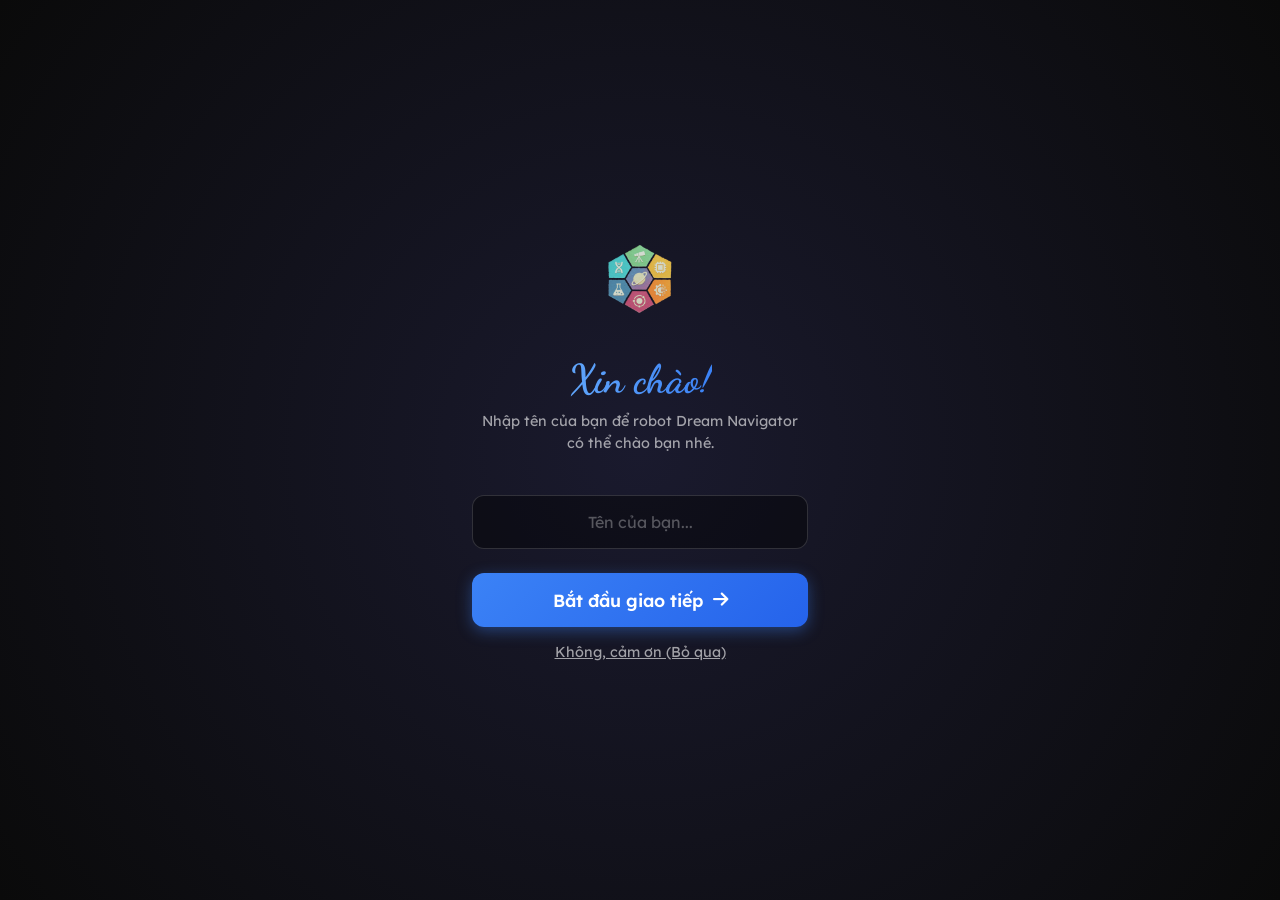
<file: respond.html>
<!DOCTYPE html>
<html lang="vi">
<head>
  <meta charset="UTF-8">
  <meta name="viewport" content="width=device-width, initial-scale=1.0, maximum-scale=1.0, user-scalable=no">
  <title>NCT Maker - Giao Tiếp</title>
  <link rel="icon" type="image/png" href="assets/logo_maker.png">
  <link rel="preconnect" href="https://fonts.googleapis.com">
  <meta name="description" content="Cổng giao tiếp bằng giọng nói trực tiếp với robot Dream Navigator qua điện thoại di động.">
  <meta property="og:title" content="NCT Maker - Giao Tiếp">
  <meta property="og:description" content="Cổng giao tiếp bằng giọng nói trực tiếp với robot Dream Navigator qua điện thoại di động.">
  <meta property="og:image" content="https://dream.lemigo.xyz/assets/og_image.png">
  <meta property="og:image:width" content="1200">
  <meta property="og:image:height" content="630">
  <meta property="og:url" content="https://dream.lemigo.xyz/respond">
  <meta property="og:type" content="website">
  <meta name="twitter:card" content="summary_large_image">
  <link rel="canonical" href="https://dream.lemigo.xyz/respond">
  <link rel="apple-touch-icon" sizes="180x180" href="assets/logo_maker.png">
  <link href="https://fonts.googleapis.com/css2?family=Dancing+Script:wght@600&family=Lexend:wght@400;600&display=swap" rel="stylesheet">
  <link rel="stylesheet" href="https://cdnjs.cloudflare.com/ajax/libs/font-awesome/6.4.0/css/all.min.css">
  <style>
    :root {
      --bg-color: #0a0a0a;
      --primary-color: #3b82f6;
      --glass-bg: rgba(255, 255, 255, 0.08);
      --glass-border: rgba(255, 255, 255, 0.15);
      --text-main: #ffffff;
      --text-muted: rgba(255, 255, 255, 0.6);
    }
    
    * { margin: 0; padding: 0; box-sizing: border-box; }
    
    body {
      background-color: var(--bg-color);
      color: var(--text-main);
      font-family: 'Lexend', sans-serif;
      min-height: 100vh;
      display: flex;
      flex-direction: column;
      align-items: center;
      justify-content: center;
      overflow-x: hidden;
    }

    /* Particles Background */
    .bg-animation {
      position: fixed;
      top: 0; left: 0; width: 100vw; height: 100vh;
      z-index: -1;
      background: radial-gradient(circle at 50% 50%, #1a1a2e 0%, #0a0a0a 100%);
    }

    .container {
      width: 100%;
      max-width: 400px;
      padding: 2rem;
      display: flex;
      flex-direction: column;
      align-items: center;
      text-align: center;
    }

    /* --- Welcome Screen --- */
    #welcome-screen {
      display: flex;
      flex-direction: column;
      align-items: center;
      width: 100%;
      animation: fadeIn 0.5s ease-out;
    }

    .logo-container {
      margin-bottom: 2rem;
    }
    
    .logo-container img {
      height: 80px;
      object-fit: contain;
    }

    h1 {
      font-family: 'Dancing Script', cursive;
      font-size: 2.5rem;
      margin-bottom: 0.5rem;
      background: linear-gradient(90deg, #60a5fa, #3b82f6);
      -webkit-background-clip: text;
      -webkit-text-fill-color: transparent;
    }

    p.subtitle {
      color: var(--text-muted);
      font-size: 0.9rem;
      margin-bottom: 2.5rem;
      line-height: 1.5;
    }

    .input-group {
      width: 100%;
      margin-bottom: 1.5rem;
    }

    input[type="text"] {
      width: 100%;
      padding: 1rem 1.5rem;
      border-radius: 12px;
      border: 1px solid var(--glass-border);
      background: rgba(0, 0, 0, 0.4);
      color: var(--text-main);
      font-family: 'Lexend', sans-serif;
      font-size: 1rem;
      outline: none;
      transition: all 0.3s ease;
      text-align: center;
    }

    input[type="text"]:focus {
      border-color: var(--primary-color);
      box-shadow: 0 0 15px rgba(59, 130, 246, 0.3);
    }

    input[type="text"]::placeholder {
      color: rgba(255, 255, 255, 0.3);
    }

    .btn {
      width: 100%;
      padding: 1rem;
      border-radius: 12px;
      border: none;
      font-family: 'Lexend', sans-serif;
      font-size: 1.1rem;
      font-weight: 600;
      cursor: pointer;
      transition: all 0.3s ease;
      display: flex;
      justify-content: center;
      align-items: center;
      gap: 10px;
    }

    .btn-primary {
      background: linear-gradient(135deg, #3b82f6 0%, #2563eb 100%);
      color: white;
      box-shadow: 0 4px 15px rgba(59, 130, 246, 0.4);
    }

    .btn-primary:active {
      transform: scale(0.98);
    }

    .skip-text {
      margin-top: 1rem;
      color: var(--text-muted);
      font-size: 0.9rem;
      text-decoration: underline;
      cursor: pointer;
      transition: color 0.3s;
    }

    .skip-text:active { color: white; }

    /* --- Chat Screen --- */
    #chat-screen {
      display: none;
      flex-direction: column;
      align-items: center;
      width: 100%;
      animation: fadeIn 0.5s ease-out;
    }

    .status-badge {
      padding: 8px 16px;
      background: var(--glass-bg);
      border: 1px solid var(--glass-border);
      border-radius: 20px;
      font-size: 0.85rem;
      color: var(--primary-color);
      margin-bottom: 2rem;
      display: flex;
      align-items: center;
      gap: 8px;
      backdrop-filter: blur(10px);
    }
    
    .status-dot {
      width: 8px; height: 8px;
      background-color: var(--primary-color);
      border-radius: 50%;
      box-shadow: 0 0 8px var(--primary-color);
    }
    .status-dot.pulsing {
      animation: pulse 1.5s infinite;
    }

    .mic-container {
      position: relative;
      width: 150px;
      height: 150px;
      margin: 2rem 0;
      display: flex;
      justify-content: center;
      align-items: center;
    }

    .mic-btn {
      width: 100px;
      height: 100px;
      border-radius: 50%;
      background: linear-gradient(135deg, rgba(59, 130, 246, 0.2), rgba(37, 99, 235, 0.4));
      border: 2px solid rgba(59, 130, 246, 0.5);
      color: white;
      font-size: 2.5rem;
      display: flex;
      justify-content: center;
      align-items: center;
      cursor: pointer;
      transition: all 0.3s ease;
      z-index: 10;
      box-shadow: 0 10px 30px rgba(59, 130, 246, 0.2);
    }

    .mic-btn:active {
      transform: scale(0.9);
    }

    .mic-btn.listening {
      background: linear-gradient(135deg, #ef4444, #b91c1c);
      border-color: #fca5a5;
      box-shadow: 0 10px 30px rgba(239, 68, 68, 0.4);
      animation: micPulse 1.5s infinite;
    }

    .ripple {
      position: absolute;
      width: 100px; height: 100px;
      border-radius: 50%;
      background: rgba(59, 130, 246, 0.3);
      z-index: 5;
      opacity: 0;
    }

    .mic-btn.listening ~ .ripple {
      background: rgba(239, 68, 68, 0.3);
      animation: rippleEffect 2s infinite;
    }

    .transcript-box {
      width: 100%;
      min-height: 80px;
      margin-top: 2rem;
      padding: 1.5rem;
      background: var(--glass-bg);
      border: 1px solid var(--glass-border);
      border-radius: 16px;
      backdrop-filter: blur(10px);
      font-size: 1rem;
      line-height: 1.5;
      color: rgba(255,255,255,0.9);
      transition: all 0.3s ease;
    }

    .helper-text {
      margin-top: 1.5rem;
      font-size: 0.85rem;
      color: var(--text-muted);
    }

    @keyframes fadeIn {
      from { opacity: 0; transform: translateY(20px); }
      to { opacity: 1; transform: translateY(0); }
    }

    @keyframes pulse {
      0% { opacity: 0.5; transform: scale(0.8); }
      50% { opacity: 1; transform: scale(1.2); }
      100% { opacity: 0.5; transform: scale(0.8); }
    }

    @keyframes micPulse {
      0% { transform: scale(1); }
      50% { transform: scale(1.05); }
      100% { transform: scale(1); }
    }

    @keyframes rippleEffect {
      0% { transform: scale(1); opacity: 0.8; }
      100% { transform: scale(2.5); opacity: 0; }
    }
  </style>
</head>
<body>
  <div class="bg-animation"></div>

  <div class="container">
    <!-- Welcome Screen -->
    <div id="welcome-screen">
      <div class="logo-container">
        <img src="assets/logo_maker.png" alt="NCT Maker" onerror="this.src=''">
      </div>
      <h1>Xin chào!</h1>
      <p class="subtitle">Nhập tên của bạn để robot Dream Navigator có thể chào bạn nhé.</p>
      
      <div class="input-group">
        <input type="text" id="user-name" placeholder="Tên của bạn..." autocomplete="off">
      </div>
      
      <button class="btn btn-primary" onclick="startChat()">
        Bắt đầu giao tiếp <i class="fa-solid fa-arrow-right"></i>
      </button>
      
      <div class="skip-text" onclick="skipName()">Không, cảm ơn (Bỏ qua)</div>
    </div>

    <!-- Chat Screen -->
    <div id="chat-screen">
      <div class="status-badge">
        <div class="status-dot pulsing" id="status-dot"></div>
        <span id="status-text">Đang kết nối...</span>
      </div>

      <p id="greeting-text" style="font-weight: 600; font-size: 1.2rem; margin-bottom: 1rem;"></p>

      <div class="mic-container">
        <button class="mic-btn" id="mic-btn" onclick="toggleListening()">
          <i class="fa-solid fa-microphone"></i>
        </button>
        <div class="ripple"></div>
      </div>

      <p class="helper-text" id="helper-text">Nhấn vào micro để nói</p>

      <div class="transcript-box" id="transcript-box">
        <span style="color: rgba(255,255,255,0.4); font-style: italic;">Nội dung bạn nói sẽ hiển thị ở đây...</span>
      </div>
    </div>
  </div>

  <script>
    let userName = "";
    let isListening = false;
    let recognition = null;
    let pollInterval = null;
    
    const welcomeScreen = document.getElementById('welcome-screen');
    const chatScreen = document.getElementById('chat-screen');
    const nameInput = document.getElementById('user-name');
    const greetingText = document.getElementById('greeting-text');
    const micBtn = document.getElementById('mic-btn');
    const transcriptBox = document.getElementById('transcript-box');
    const helperText = document.getElementById('helper-text');
    const statusText = document.getElementById('status-text');
    const statusDot = document.getElementById('status-dot');

    // Khởi tạo Speech Recognition
    if ('webkitSpeechRecognition' in window || 'SpeechRecognition' in window) {
      const SpeechRecognition = window.SpeechRecognition || window.webkitSpeechRecognition;
      recognition = new SpeechRecognition();
      recognition.continuous = false;
      recognition.interimResults = true;
      recognition.lang = 'vi-VN';

      recognition.onstart = function() {
        isListening = true;
        micBtn.classList.add('listening');
        helperText.textContent = "Đang nghe...";
        transcriptBox.innerHTML = '<span style="color: rgba(255,255,255,0.4); font-style: italic;">Đang nghe...</span>';
      };

      recognition.onresult = function(event) {
        let interimTranscript = '';
        let finalTranscript = '';

        for (let i = event.resultIndex; i < event.results.length; ++i) {
          if (event.results[i].isFinal) {
            finalTranscript += event.results[i][0].transcript;
          } else {
            interimTranscript += event.results[i][0].transcript;
          }
        }
        
        transcriptBox.innerHTML = finalTranscript + '<i style="color: #ccc;">' + interimTranscript + '</i>';
        
        if (finalTranscript !== '') {
          sendToBot(finalTranscript);
        }
      };

      recognition.onerror = function(event) {
        console.error("Speech error: ", event.error);
        stopListening();
        helperText.textContent = "Lỗi nhận diện. Vui lòng thử lại.";
      };

      recognition.onend = function() {
        stopListening();
        if (transcriptBox.innerText.includes('Đang nghe...')) {
            transcriptBox.innerHTML = '<span style="color: rgba(255,255,255,0.4); font-style: italic;">Không nghe rõ, vui lòng thử lại...</span>';
        }
      };
    } else {
      helperText.textContent = "Trình duyệt của bạn không hỗ trợ nhận diện giọng nói.";
      micBtn.style.opacity = "0.5";
      micBtn.style.pointerEvents = "none";
    }

    function startChat() {
      const name = nameInput.value.trim();
      if (name) {
        userName = name;
        greetingText.textContent = `Chào ${userName}!`;
      } else {
        greetingText.textContent = "Chào bạn!";
      }
      switchToChat();
    }

    function skipName() {
      userName = "";
      greetingText.textContent = "Chào bạn!";
      switchToChat();
    }

    function switchToChat() {
      welcomeScreen.style.display = 'none';
      chatScreen.style.display = 'flex';
      startPollingStatus();
    }

    async function toggleListening() {
      if (!recognition) return;
      
      if (isListening) {
        recognition.stop();
      } else {
        try {
          // Explicitly request microphone permission to force the prompt on mobile
          if (navigator.mediaDevices && navigator.mediaDevices.getUserMedia) {
             const stream = await navigator.mediaDevices.getUserMedia({ audio: true });
             // Stop the tracks immediately as we only need the permission, not the stream itself
             stream.getTracks().forEach(track => track.stop());
          }
          recognition.start();
        } catch (err) {
          console.error("Microphone access denied: ", err);
          helperText.textContent = "Cần cấp quyền Micro để sử dụng tính năng này.";
          statusText.textContent = "Chưa cấp quyền Micro";
        }
      }
    }

    function stopListening() {
      isListening = false;
      micBtn.classList.remove('listening');
      helperText.textContent = "Nhấn vào micro để nói";
    }

    async function sendToBot(text) {
      try {
        const response = await fetch('https://api.dream.lemigo.xyz/api/chat', {
          method: 'POST',
          headers: { 'Content-Type': 'application/json' },
          body: JSON.stringify({ text: text, name: userName })
        });
        
        if (response.ok) {
          console.log("Sent successfully");
        }
      } catch (e) {
        console.error("Failed to send: ", e);
        statusText.textContent = "Lỗi kết nối";
        statusDot.style.backgroundColor = "#ef4444";
      }
    }

    function startPollingStatus() {
      if (pollInterval) clearInterval(pollInterval);
      
      // Poll every 1 second
      pollInterval = setInterval(async () => {
        try {
          const response = await fetch('https://api.dream.lemigo.xyz/api/status');
          if (response.ok) {
            const data = await response.json();
            updateStatusUI(data.status);
          }
        } catch (e) {
          updateStatusUI("Mất kết nối");
        }
      }, 1000);
    }

    function updateStatusUI(status) {
      statusText.textContent = status;
      statusDot.className = 'status-dot'; // reset class
      
      if (status === "Nhàn rỗi" || status === "Đã trả lời") {
        statusDot.style.backgroundColor = "#22c55e"; // Green
        statusDot.style.boxShadow = "0 0 8px #22c55e";
      } else if (status === "Mất kết nối") {
        statusDot.style.backgroundColor = "#ef4444"; // Red
        statusDot.style.boxShadow = "0 0 8px #ef4444";
      } else {
        // Đã gửi câu hỏi, Đang suy nghĩ, Đang trả lời
        statusDot.style.backgroundColor = "#3b82f6"; // Blue
        statusDot.style.boxShadow = "0 0 8px #3b82f6";
        statusDot.classList.add('pulsing');
      }
    }
  </script>
</body>
</html>
</file>
<file: style.css>
:root {
    --primary-color: #0066cc;
    --secondary-color: #004499;
    --accent-color: #ff5722;
    --bg-color: #f9fafb;
    --bg-darker: #ffffff;
    --text-color: #1f2937;
    --text-muted: #6b7280;
    --glass-bg: rgba(255, 255, 255, 0.7);
    --glass-border: rgba(255, 255, 255, 0.5);
    --glass-shadow: 0 8px 32px 0 rgba(31, 38, 135, 0.07);
    --transition: all 0.3s ease;
}

* {
    margin: 0;
    padding: 0;
    box-sizing: border-box;
}

body {
    font-family: 'Inter', sans-serif;
    background-color: var(--bg-color);
    color: var(--text-color);
    line-height: 1.6;
    overflow-x: hidden;
    scroll-behavior: smooth;
}

h1, h2, h3, h4, h5, h6 {
    font-family: 'Lexend', sans-serif;
}

a {
    text-decoration: none;
    color: inherit;
}

ul {
    list-style: none;
}

.text-gradient {
    background: linear-gradient(90deg, var(--primary-color), var(--accent-color));
    -webkit-background-clip: text;
    -webkit-text-fill-color: transparent;
    background-clip: text;
}

/* Glassmorphism Classes */
.glass-panel, .glass-card {
    background: var(--glass-bg);
    backdrop-filter: blur(12px);
    -webkit-backdrop-filter: blur(12px);
    border: 1px solid var(--glass-border);
    border-radius: 16px;
    box-shadow: var(--glass-shadow);
}

.glass-card {
    padding: 2rem;
    transition: var(--transition);
}

.glass-card:hover {
    transform: translateY(-5px);
    background: rgba(255, 255, 255, 0.08);
    border-color: rgba(0, 102, 204, 0.2);
    box-shadow: 0 12px 40px 0 rgba(0, 102, 204, 0.1);
}

/* Navigation */
#navbar {
    position: fixed;
    top: 20px;
    left: 50%;
    transform: translateX(-50%);
    width: 90%;
    max-width: 1200px;
    z-index: 1000;
    background: rgba(255, 255, 255, 0.85);
    backdrop-filter: blur(12px);
    -webkit-backdrop-filter: blur(12px);
    border: 1px solid rgba(255, 255, 255, 0.6);
    border-radius: 16px;
    padding: 0.75rem 2rem;
    transition: all 0.4s cubic-bezier(0.4, 0, 0.2, 1);
    box-shadow: 0 10px 30px rgba(0, 0, 0, 0.04), 0 1px 2px rgba(0, 0, 0, 0.01);
}

#navbar.scrolled {
    top: 10px;
    width: 95%;
    max-width: 1260px;
    background: rgba(255, 255, 255, 0.96);
    border-color: rgba(255, 255, 255, 0.8);
    box-shadow: 0 15px 35px rgba(0, 102, 204, 0.08), 0 1px 3px rgba(0, 0, 0, 0.01);
    padding: 0.5rem 2.5rem;
}

.nav-container {
    display: flex;
    justify-content: space-between;
    align-items: center;
    width: 100%;
}

.nav-logo-group {
    display: flex;
    align-items: center;
}

.partner-logos {
    display: flex;
    align-items: center;
    gap: 8px;
}

.nav-partner-logo {
    height: 32px;
    width: auto;
    object-fit: contain;
    transition: all 0.3s ease;
    filter: drop-shadow(0 2px 4px rgba(0, 0, 0, 0.05));
}

.nav-partner-logo:hover {
    transform: scale(1.1);
}

.club-logo {
    border-radius: 50%;
}

.logo-divider {
    width: 1px;
    height: 20px;
    background: rgba(0, 0, 0, 0.15);
    margin: 0 15px;
}

.logo {
    font-size: 1.6rem;
    font-weight: 900;
    letter-spacing: -0.5px;
    color: var(--text-color);
}

.logo span {
    color: var(--primary-color);
}

.nav-links {
    display: flex;
    gap: 2rem;
    align-items: center;
}

.nav-links a {
    font-weight: 600;
    font-size: 0.95rem;
    position: relative;
    padding: 5px 0;
    color: var(--text-color);
    transition: var(--transition);
}

.nav-links a:hover {
    color: var(--primary-color);
}

.nav-links a::after {
    content: '';
    position: absolute;
    bottom: 0;
    left: 50%;
    transform: translateX(-50%);
    width: 0%;
    height: 2px;
    background: var(--primary-color);
    transition: var(--transition);
    border-radius: 2px;
}

.nav-links a:hover::after {
    width: 80%;
}

.nav-links a.active {
    color: var(--primary-color);
}

.nav-links a.active::after {
    width: 80%;
}

/* Hero Section */
.hero {
    min-height: 100vh;
    display: flex;
    align-items: center;
    justify-content: flex-start;
    padding: 6rem 5% 2rem;
    background-image: url('assets/hero-background.png');
    background-size: cover;
    background-position: center bottom;
    background-repeat: no-repeat;
    position: relative;
    width: 100%;
}

.hero-content {
    flex: 0 0 55%;
    max-width: 720px;
    z-index: 10;
    margin-top: -22vh;
}

.hero-content h1 {
    font-size: 4rem;
    line-height: 1.1;
    margin-bottom: 1.5rem;
}

.hero-content p {
    font-size: 1.2rem;
    color: var(--text-muted);
    margin-bottom: 2rem;
    max-width: 90%;
}

.hero-buttons {
    display: flex;
    gap: 1rem;
}

.btn {
    padding: 0.8rem 2rem;
    border-radius: 30px;
    font-weight: 600;
    font-family: 'Lexend', sans-serif;
    font-size: 1.1rem;
    cursor: pointer;
    transition: var(--transition);
    display: inline-block;
    text-align: center;
}

.btn-primary {
    background: linear-gradient(90deg, var(--primary-color), var(--secondary-color));
    color: #fff;
    border: none;
    box-shadow: 0 4px 15px rgba(0, 102, 204, 0.3);
}

.btn-primary:hover {
    transform: translateY(-2px);
    box-shadow: 0 6px 20px rgba(0, 102, 204, 0.5);
}

.btn-secondary {
    background: transparent;
    color: var(--primary-color);
    border: 2px solid var(--primary-color);
}

.btn-secondary:hover {
    background: var(--primary-color);
    color: #fff;
}

.hero-image {
    flex: 1;
    position: relative;
    display: flex;
    justify-content: center;
    align-items: center;
}

.main-robot-panel {
    position: relative;
    padding: 1rem;
    border-radius: 20px;
    width: 100%;
    max-width: 450px;
}

.robot-img {
    width: 100%;
    border-radius: 12px;
    display: block;
}

.tech-badge {
    position: absolute;
    background: rgba(255, 255, 255, 0.95);
    padding: 0.5rem 1rem;
    border-radius: 20px;
    border: 1px solid var(--primary-color);
    font-size: 0.9rem;
    font-weight: 600;
    box-shadow: 0 4px 15px rgba(0, 102, 204, 0.2);
    display: flex;
    align-items: center;
    gap: 0.5rem;
    animation: pulse 2s infinite alternate;
}

.tech-badge i {
    color: var(--primary-color);
}

.top-right {
    top: -15px;
    right: -20px;
}

.bottom-left {
    bottom: 20px;
    left: -30px;
}

/* Sections General */
.section {
    padding: 6rem 2rem;
}

.bg-dark {
    background-color: var(--bg-darker);
}

.container {
    max-width: 1200px;
    margin: 0 auto;
}

.section-title {
    font-size: 2.5rem;
    text-align: center;
    margin-bottom: 1rem;
}

.section-subtitle {
    text-align: center;
    color: var(--text-muted);
    margin-bottom: 4rem;
    font-size: 1.1rem;
}

/* About Section */
.about-grid {
    display: grid;
    grid-template-columns: 1fr 1fr;
    gap: 4rem;
    align-items: center;
}

.about-text h3 {
    font-size: 2rem;
    margin-bottom: 1.5rem;
}

.about-text p {
    color: var(--text-muted);
    margin-bottom: 1rem;
    font-size: 1.1rem;
}

.check-list {
    margin-top: 2rem;
}

.check-list li {
    margin-bottom: 1rem;
    display: flex;
    align-items: center;
    gap: 10px;
    font-size: 1.1rem;
}

.check-list i {
    color: var(--primary-color);
    font-size: 1.2rem;
}

.about-stats {
    display: grid;
    grid-template-columns: 1fr;
    gap: 1.5rem;
}

.stat-card {
    display: flex;
    flex-direction: column;
    gap: 0.5rem;
}

.stat-card i {
    font-size: 2rem;
    color: var(--accent-color);
    margin-bottom: 0.5rem;
}

.stat-card h4 {
    font-size: 1.2rem;
}

.stat-card p {
    color: var(--text-muted);
    font-size: 0.95rem;
}

/* Features Section */
.features-grid {
    display: grid;
    grid-template-columns: repeat(auto-fit, minmax(300px, 1fr));
    gap: 2rem;
    margin-top: 3rem;
}

.feature-card {
    text-align: center;
    padding: 3rem 2rem;
}

.icon-wrapper {
    width: 80px;
    height: 80px;
    margin: 0 auto 1.5rem;
    background: linear-gradient(135deg, rgba(0, 102, 204, 0.1), rgba(255, 87, 34, 0.1));
    border-radius: 50%;
    display: flex;
    align-items: center;
    justify-content: center;
    font-size: 2.5rem;
    color: var(--primary-color);
    border: 1px solid var(--glass-border);
}

.feature-card h3 {
    font-size: 1.5rem;
    margin-bottom: 1rem;
}

.feature-card p {
    color: var(--text-muted);
}

/* Technology Section */
.tech-grid {
    display: grid;
    grid-template-columns: 1fr 1fr;
    gap: 4rem;
}

.hardware-card {
    margin-bottom: 2rem;
    overflow: hidden;
    padding: 0;
}

.hardware-card img {
    width: 100%;
    height: 250px;
    object-fit: cover;
    border-bottom: 1px solid var(--glass-border);
}

.hardware-info {
    padding: 1.5rem;
}

.hardware-info h3 {
    font-size: 1.4rem;
    margin-bottom: 0.5rem;
    color: var(--primary-color);
}

.hardware-info p {
    color: var(--text-muted);
}

.software-list {
    display: flex;
    flex-direction: column;
    gap: 1.5rem;
}

.software-item {
    display: flex;
    align-items: center;
    gap: 1.5rem;
    padding: 1.5rem;
}

.software-item i {
    font-size: 2.5rem;
    color: var(--accent-color);
    width: 50px;
    text-align: center;
}

.software-item h4 {
    font-size: 1.2rem;
    margin-bottom: 0.25rem;
}

.software-item p {
    color: var(--text-muted);
    font-size: 0.95rem;
}

/* Team Section */
.team-grid {
    display: grid;
    grid-template-columns: repeat(auto-fit, minmax(250px, 1fr));
    gap: 2rem;
    margin-bottom: 4rem;
}

.team-member {
    text-align: center;
    padding: 3rem 2rem;
}

.member-avatar {
    width: 100px;
    height: 100px;
    border-radius: 50%;
    background: var(--glass-bg);
    border: 2px solid var(--primary-color);
    margin: 0 auto 1.5rem;
    display: flex;
    align-items: center;
    justify-content: center;
    font-size: 3rem;
    color: var(--text-muted);
}

.team-member h3 {
    font-size: 1.4rem;
    margin-bottom: 0.5rem;
}

.team-member .role {
    color: var(--primary-color);
    font-weight: 600;
    margin-bottom: 1.5rem;
}

.contact-link {
    display: inline-flex;
    align-items: center;
    gap: 8px;
    color: var(--text-muted);
    font-size: 0.9rem;
    transition: var(--transition);
}

.contact-link:hover {
    color: var(--accent-color);
}

.teachers-title {
    text-align: center;
    font-size: 2rem;
    margin-bottom: 2rem;
}

.teachers-grid {
    grid-template-columns: repeat(auto-fit, minmax(300px, 1fr));
}

/* Future Section (Timeline) */
.timeline {
    position: relative;
    max-width: 800px;
    margin: 0 auto;
    padding: 2rem 0;
}

.timeline::before {
    content: '';
    position: absolute;
    top: 0;
    left: 20px;
    height: 100%;
    width: 2px;
    background: var(--glass-border);
}

.timeline-item {
    position: relative;
    margin-bottom: 3rem;
    padding-left: 60px;
}

.timeline-dot {
    position: absolute;
    left: 11px;
    top: 20px;
    width: 20px;
    height: 20px;
    border-radius: 50%;
    background: var(--primary-color);
    box-shadow: 0 0 10px var(--primary-color);
}

.timeline-content {
    padding: 1.5rem;
}

.timeline-content h3 {
    font-size: 1.3rem;
    margin-bottom: 0.5rem;
    color: var(--primary-color);
}

.timeline-content p {
    color: var(--text-muted);
}

/* Footer */
footer {
    background: var(--bg-darker);
    border-top: 1px solid var(--glass-border);
    padding: 3rem 2rem;
    text-align: center;
}

.footer-content .logo {
    margin-bottom: 1rem;
}

.footer-content p {
    color: var(--text-muted);
    font-size: 0.9rem;
    margin-bottom: 0.5rem;
}

/* Animations */
@keyframes float {
    0% { transform: translateY(0px); }
    50% { transform: translateY(-20px); }
    100% { transform: translateY(0px); }
}

@keyframes pulse {
    0% { box-shadow: 0 0 5px rgba(0, 102, 204, 0.1); }
    100% { box-shadow: 0 0 20px rgba(0, 102, 204, 0.4); }
}

.animate-float {
    animation: float 6s ease-in-out infinite;
}

/* Scroll Reveal Initial States */
.reveal-up {
    opacity: 0;
    transform: translateY(50px);
    transition: all 0.8s ease-out;
}

.reveal-left {
    opacity: 0;
    transform: translateX(-50px);
    transition: all 0.8s ease-out;
}

.reveal-right {
    opacity: 0;
    transform: translateX(50px);
    transition: all 0.8s ease-out;
}

.reveal-up.active, .reveal-left.active, .reveal-right.active {
    opacity: 1;
    transform: translate(0);
}

.delay-1 { transition-delay: 0.2s; }
.delay-2 { transition-delay: 0.4s; }

/* Initial Animations for Hero */
.animate-up {
    opacity: 0;
    transform: translateY(30px);
    animation: fadeUp 1s forwards;
}

@keyframes fadeUp {
    to {
        opacity: 1;
        transform: translateY(0);
    }
}

/* Responsive */
@media (max-width: 992px) {
    .hero, .about-grid, .tech-grid {
        grid-template-columns: 1fr;
        flex-direction: column;
        text-align: center;
    }
    
    .hero-content {
        margin-top: 0;
        flex: 1 1 100%;
        max-width: 100%;
    }

    .hero-content h1 {
        font-size: 3rem;
    }
    
    .hero-content p {
        margin: 0 auto 2rem;
    }
    
    .hero-buttons {
        justify-content: center;
    }
    
    .main-robot-panel {
        margin-top: 3rem;
    }
    
    .check-list li {
        justify-content: center;
    }
}

@media (max-width: 768px) {
    #navbar {
        top: 10px;
        width: 95%;
        padding: 0.6rem 1.5rem;
    }

    .nav-links {
        display: none; /* Can add hamburger menu later */
    }
    
    .hero {
        padding-top: 8rem;
    }
    
    .hero-content h1 {
        font-size: 2.5rem;
    }
}

@media (max-width: 576px) {
    .nav-partner-logo:not(:first-child) {
        display: none;
    }
    
    .logo-divider {
        margin: 0 10px;
    }
    
    .logo {
        font-size: 1.3rem;
    }
}
</file>
